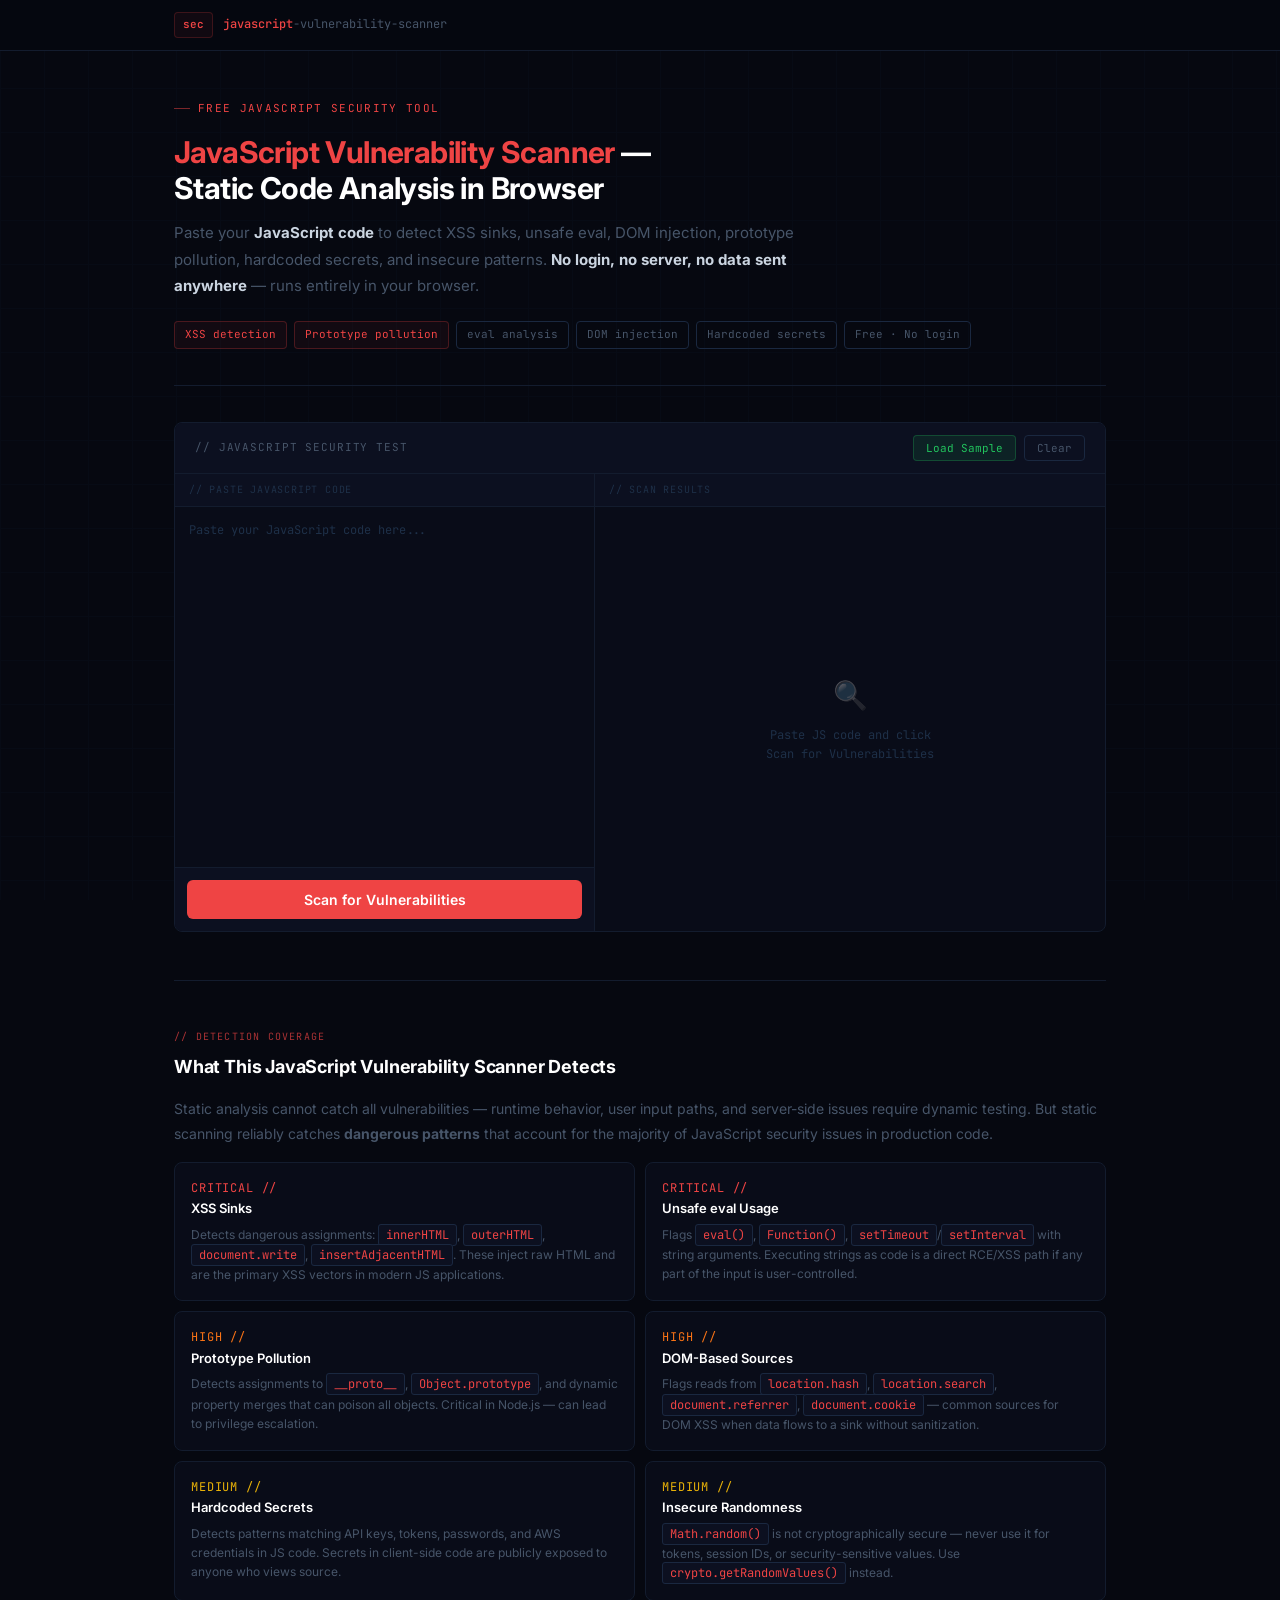
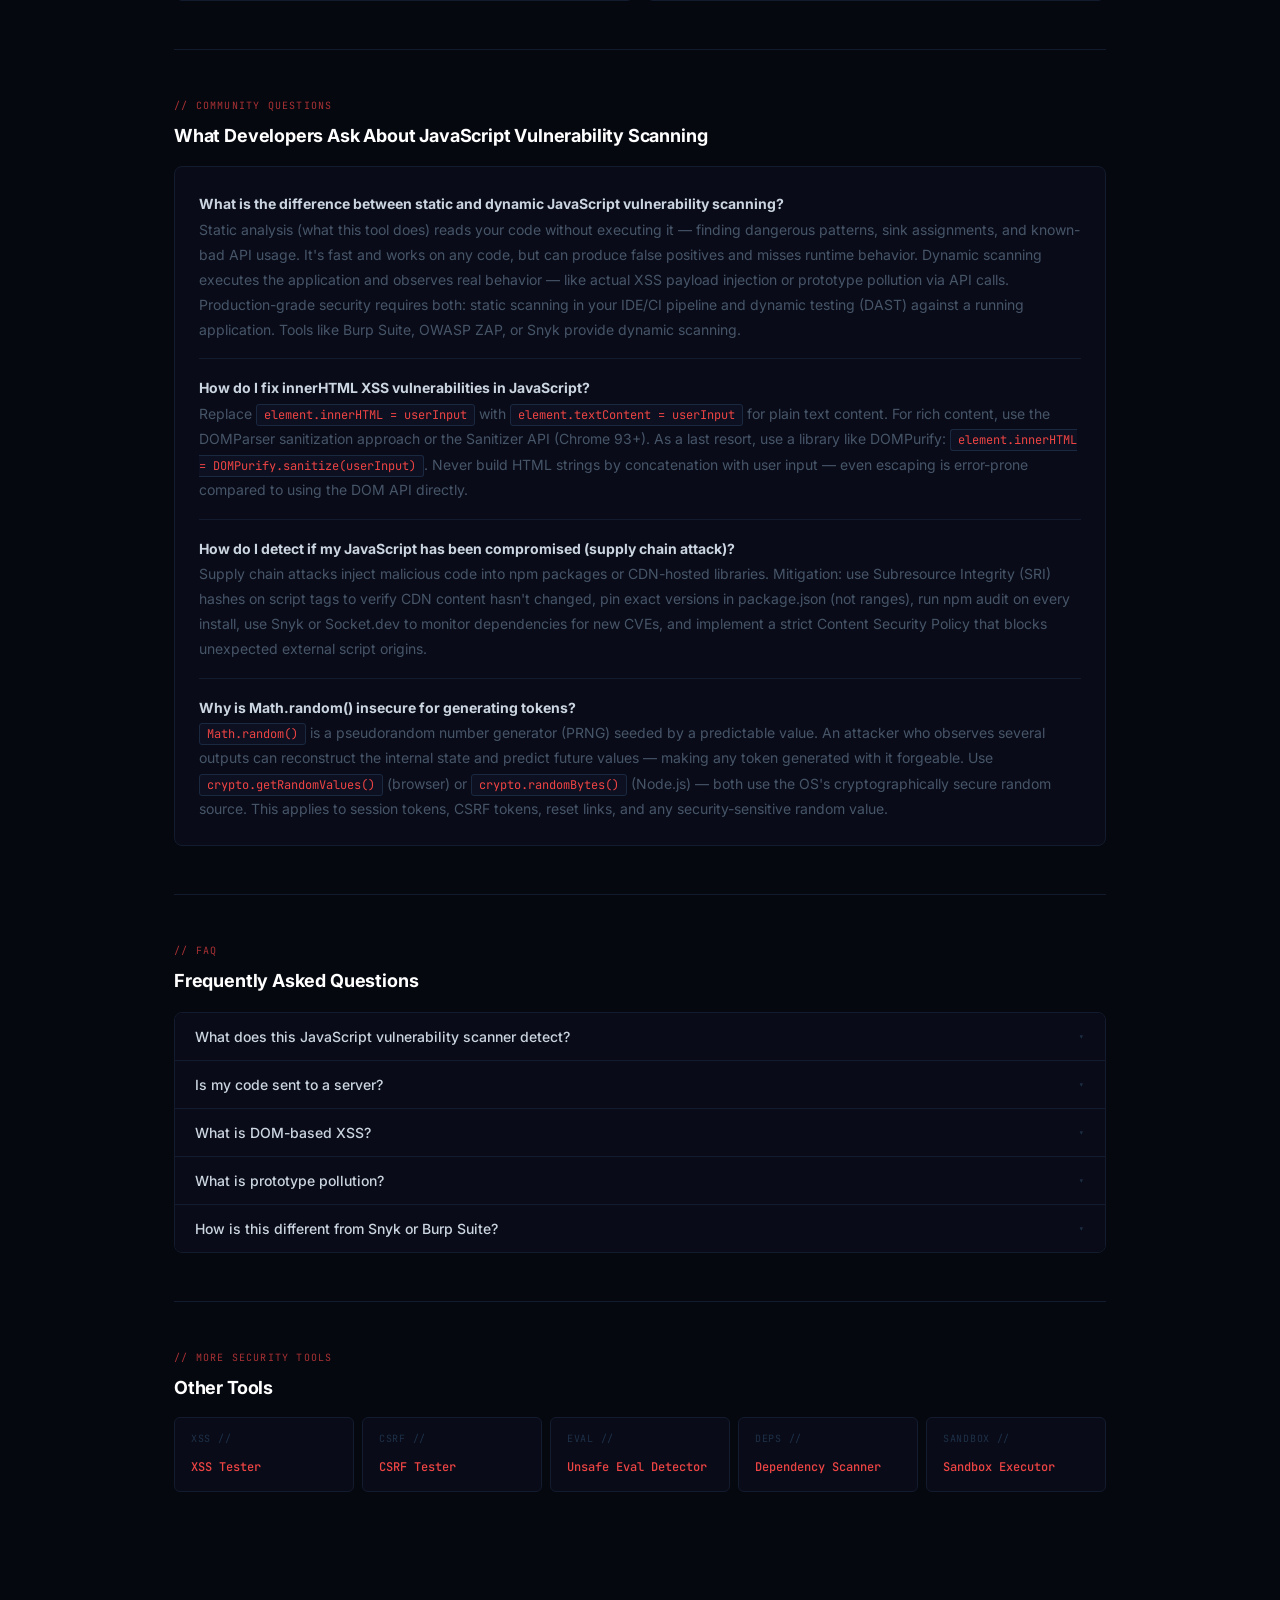
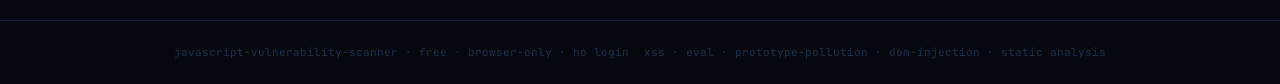
<file: index.html>
<!DOCTYPE html>

<html lang="en">
<head>
<meta charset="UTF-8">
<meta name="viewport" content="width=device-width, initial-scale=1.0">
<meta name="google-site-verification" content="PkLa_ViOo6FAHpvh8SacceMb95o9tePRdrqLNBz9X1M" />
<meta name="robots" content="index, follow">

<title>JavaScript Vulnerability Scanner – Free Static Code Analysis Tool</title>

<meta name="description" content="Free JavaScript vulnerability scanner. Paste your JS code to detect XSS sinks, unsafe eval, DOM injection, prototype pollution, hardcoded secrets, and insecure patterns. No login, no server, runs in browser.">

<meta name="keywords" content="javascript vulnerability scanner, js vulnerability scanner, javascript security scanner, javascript code vulnerability checker, xss vulnerability scanner javascript, eval security javascript, dom xss scanner, javascript security analysis tool, js security checker online, javascript vulnerability detection">

<link rel="canonical" href="https://franrivalbigprojects.github.io/javascript-security-tools/">

<meta property="og:title" content="JavaScript Vulnerability Scanner – Free Static Code Analysis">
<meta property="og:description" content="Paste JS code to detect XSS sinks, unsafe eval, DOM injection, prototype pollution, and hardcoded secrets. Free, no login.">
<meta property="og:type" content="website">

<meta name="google-adsense-account" content="ca-pub-XXXXXXXXXXXXXXXX">

<link rel="preconnect" href="https://fonts.googleapis.com">
<link rel="preconnect" href="https://fonts.gstatic.com" crossorigin>
<link href="https://fonts.googleapis.com/css2?family=JetBrains+Mono:wght@400;500;600&family=Inter:wght@400;500;600;700&display=swap" rel="stylesheet">

<style>
:root {
  --bg: #060810;
  --surface: #090c18;
  --surface2: #0c1020;
  --border: #131c2e;
  --border-light: #1a2840;
  --red: #ef4444;
  --red-dim: rgba(239,68,68,0.1);
  --red-dim2: rgba(239,68,68,0.05);
  --orange: #f97316;
  --orange-dim: rgba(249,115,22,0.1);
  --yellow: #eab308;
  --yellow-dim: rgba(234,179,8,0.08);
  --green: #22c55e;
  --green-dim: rgba(34,197,94,0.1);
  --green-dim2: rgba(34,197,94,0.05);
  --blue: #60a5fa;
  --blue-dim: rgba(96,165,250,0.08);
  --text: #cbd5e1;
  --text-muted: #475569;
  --text-dim: #1e3048;
  --mono: 'JetBrains Mono', monospace;
  --sans: 'Inter', sans-serif;
  --radius: 8px;
}

* { box-sizing: border-box; margin: 0; padding: 0; }

body {
  font-family: var(--sans);
  background: var(--bg);
  color: var(--text);
  min-height: 100vh;
  line-height: 1.6;
}

body::before {
  content: "";
  position: fixed;
  inset: 0;
  background-image:
    linear-gradient(var(--border) 1px, transparent 1px),
    linear-gradient(90deg, var(--border) 1px, transparent 1px);
  background-size: 44px 44px;
  opacity: 0.2;
  pointer-events: none;
  z-index: 0;
}

/* ─── HEADER ─── */
header {
  border-bottom: 1px solid var(--border);
  padding: 12px 0;
  position: sticky;
  top: 0;
  z-index: 100;
  background: rgba(6,8,16,0.96);
  backdrop-filter: blur(10px);
}

.header-inner {
  max-width: 980px;
  margin: 0 auto;
  padding: 0 24px;
  display: flex;
  align-items: center;
  gap: 10px;
  position: relative;
  z-index: 1;
}

.logo-mark {
  font-family: var(--mono);
  font-size: 11px;
  font-weight: 600;
  color: var(--red);
  background: var(--red-dim2);
  border: 1px solid rgba(239,68,68,0.2);
  border-radius: 4px;
  padding: 3px 8px;
}

.logo-text {
  font-family: var(--mono);
  font-size: 12px;
  color: var(--text-muted);
}

.logo-text strong { color: var(--red); font-weight: 500; }

/* ─── WRAPPER ─── */
.wrapper {
  max-width: 980px;
  margin: 0 auto;
  padding: 0 24px 80px;
  position: relative;
  z-index: 1;
}

/* ─── HERO ─── */
.hero {
  padding: 48px 0 36px;
  border-bottom: 1px solid var(--border);
  margin-bottom: 36px;
}

.hero-eyebrow {
  font-family: var(--mono);
  font-size: 11px;
  letter-spacing: 0.12em;
  text-transform: uppercase;
  color: var(--red);
  margin-bottom: 16px;
  display: flex;
  align-items: center;
  gap: 8px;
}

.hero-eyebrow::before {
  content: '';
  width: 16px;
  height: 1px;
  background: var(--red);
  opacity: 0.5;
}

h1 {
  font-size: clamp(22px, 3.5vw, 30px);
  font-weight: 700;
  line-height: 1.2;
  color: #fff;
  margin-bottom: 14px;
  letter-spacing: -0.02em;
}

h1 em { font-style: normal; color: var(--red); }

.hero-sub {
  font-size: 15px;
  color: var(--text-muted);
  max-width: 620px;
  line-height: 1.75;
  margin-bottom: 22px;
}

.hero-sub strong { color: var(--text); }

.badges {
  display: flex;
  flex-wrap: wrap;
  gap: 7px;
}

.badge {
  font-family: var(--mono);
  font-size: 11px;
  padding: 4px 10px;
  border-radius: 4px;
  border: 1px solid var(--border-light);
  color: var(--text-muted);
}

.badge.red {
  color: var(--red);
  background: var(--red-dim2);
  border-color: rgba(239,68,68,0.25);
}

/* ─── TOOL ─── */
.tool-wrap {
  background: var(--surface);
  border: 1px solid var(--border);
  border-radius: var(--radius);
  overflow: hidden;
  margin-bottom: 16px;
}

.tool-head {
  background: var(--surface2);
  border-bottom: 1px solid var(--border);
  padding: 12px 20px;
  display: flex;
  align-items: center;
  justify-content: space-between;
  flex-wrap: wrap;
  gap: 8px;
}

.tool-title {
  font-family: var(--mono);
  font-size: 11px;
  color: var(--text-muted);
  text-transform: uppercase;
  letter-spacing: 0.08em;
}

.tool-actions-top {
  display: flex;
  gap: 8px;
}

.btn-sm {
  font-family: var(--mono);
  font-size: 11px;
  padding: 5px 12px;
  border-radius: 4px;
  cursor: pointer;
  transition: opacity 0.15s;
  border: 1px solid;
}

.btn-sm:hover { opacity: 0.75; }
.btn-sm-sample { background: var(--green-dim); color: var(--green); border-color: rgba(34,197,94,0.25); }
.btn-sm-clear { background: transparent; color: var(--text-muted); border-color: var(--border-light); }

.tool-body {
  display: grid;
  grid-template-columns: 420px 1fr;
  min-height: 440px;
}

.tool-input-side {
  border-right: 1px solid var(--border);
  display: flex;
  flex-direction: column;
}

.input-label {
  font-family: var(--mono);
  font-size: 10px;
  color: var(--text-dim);
  text-transform: uppercase;
  letter-spacing: 0.08em;
  padding: 8px 14px;
  border-bottom: 1px solid var(--border);
  background: var(--surface2);
}

#jsInput {
  flex: 1;
  width: 100%;
  min-height: 360px;
  padding: 14px;
  font-family: var(--mono);
  font-size: 12px;
  line-height: 1.65;
  background: transparent;
  border: none;
  color: var(--text);
  resize: none;
  tab-size: 2;
}

#jsInput:focus { outline: none; }
#jsInput::placeholder { color: var(--text-dim); }

.scan-btn-wrap {
  padding: 12px;
  border-top: 1px solid var(--border);
  background: var(--surface2);
}

.btn-scan {
  width: 100%;
  padding: 11px;
  font-size: 14px;
  font-family: var(--sans);
  font-weight: 600;
  background: var(--red);
  color: #fff;
  border: none;
  border-radius: 6px;
  cursor: pointer;
  transition: opacity 0.15s, transform 0.1s;
}

.btn-scan:hover { opacity: 0.85; }
.btn-scan:active { transform: scale(0.98); }

/* ─── RESULTS SIDE ─── */
.tool-results-side {
  display: flex;
  flex-direction: column;
}

.results-label {
  font-family: var(--mono);
  font-size: 10px;
  color: var(--text-dim);
  text-transform: uppercase;
  letter-spacing: 0.08em;
  padding: 8px 14px;
  border-bottom: 1px solid var(--border);
  background: var(--surface2);
  display: flex;
  justify-content: space-between;
  align-items: center;
}

.results-area {
  flex: 1;
  padding: 14px;
  overflow-y: auto;
  min-height: 380px;
}

.results-empty {
  display: flex;
  flex-direction: column;
  align-items: center;
  justify-content: center;
  height: 100%;
  min-height: 360px;
  gap: 8px;
  color: var(--text-dim);
  font-family: var(--mono);
  font-size: 12px;
  text-align: center;
}

.results-empty-icon { font-size: 28px; opacity: 0.3; }

/* ─── FINDING CARDS ─── */
.finding {
  background: var(--bg);
  border: 1px solid var(--border);
  border-radius: 5px;
  padding: 12px 14px;
  margin-bottom: 8px;
  border-left: 3px solid;
}

.finding-critical { border-left-color: var(--red); }
.finding-high { border-left-color: var(--orange); }
.finding-medium { border-left-color: var(--yellow); }
.finding-low { border-left-color: var(--text-dim); }

.finding-head {
  display: flex;
  align-items: flex-start;
  gap: 8px;
  margin-bottom: 6px;
  flex-wrap: wrap;
}

.finding-sev {
  font-family: var(--mono);
  font-size: 10px;
  font-weight: 600;
  text-transform: uppercase;
  letter-spacing: 0.05em;
  padding: 2px 7px;
  border-radius: 3px;
  border: 1px solid;
  flex-shrink: 0;
}

.sev-critical { color: var(--red); background: var(--red-dim2); border-color: rgba(239,68,68,0.2); }
.sev-high { color: var(--orange); background: var(--orange-dim); border-color: rgba(249,115,22,0.2); }
.sev-medium { color: var(--yellow); background: var(--yellow-dim); border-color: rgba(234,179,8,0.2); }
.sev-low { color: var(--text-muted); background: var(--surface2); border-color: var(--border-light); }

.finding-title {
  font-size: 13px;
  font-weight: 600;
  color: var(--text);
  flex: 1;
}

.finding-body {
  font-size: 12px;
  color: var(--text-muted);
  line-height: 1.6;
  margin-bottom: 6px;
}

.finding-snippet {
  font-family: var(--mono);
  font-size: 11px;
  background: var(--surface2);
  border: 1px solid var(--border);
  border-radius: 3px;
  padding: 6px 10px;
  color: var(--red);
  word-break: break-all;
  line-height: 1.5;
}

.finding-fix {
  margin-top: 6px;
  font-size: 11px;
  color: var(--green);
  font-family: var(--mono);
  line-height: 1.5;
}

/* stats */
.scan-stats {
  display: grid;
  grid-template-columns: repeat(4, 1fr);
  gap: 8px;
  margin-bottom: 12px;
}

.scan-stat {
  background: var(--surface2);
  border: 1px solid var(--border);
  border-radius: 5px;
  padding: 10px;
  text-align: center;
}

.scan-stat .snum {
  font-family: var(--mono);
  font-size: 18px;
  font-weight: 600;
  line-height: 1;
  display: block;
}

.scan-stat .slbl {
  font-family: var(--mono);
  font-size: 9px;
  color: var(--text-dim);
  text-transform: uppercase;
  letter-spacing: 0.06em;
  margin-top: 3px;
}

.ok-box {
  background: var(--green-dim);
  border: 1px solid rgba(34,197,94,0.25);
  border-radius: 5px;
  padding: 14px;
  font-family: var(--mono);
  font-size: 12px;
  color: var(--green);
  text-align: center;
}

/* ─── DIVIDER ─── */
hr.divider { border: none; border-top: 1px solid var(--border); margin: 48px 0; }

/* ─── CONTENT ─── */
.content-section { margin-bottom: 48px; }

.section-eyebrow {
  font-family: var(--mono);
  font-size: 10px;
  letter-spacing: 0.12em;
  text-transform: uppercase;
  color: var(--red);
  opacity: 0.7;
  margin-bottom: 8px;
  display: block;
}

h3 {
  font-size: 18px;
  font-weight: 700;
  color: #fff;
  margin-bottom: 14px;
  letter-spacing: -0.01em;
}

p {
  font-size: 14px;
  color: var(--text-muted);
  line-height: 1.8;
  margin-bottom: 12px;
}

code {
  font-family: var(--mono);
  font-size: 12px;
  background: var(--surface2);
  color: var(--red);
  padding: 2px 7px;
  border-radius: 3px;
  border: 1px solid var(--border-light);
}

.vuln-grid {
  display: grid;
  grid-template-columns: 1fr 1fr;
  gap: 10px;
  margin-top: 16px;
}

.vuln-card {
  background: var(--surface);
  border: 1px solid var(--border);
  border-radius: var(--radius);
  padding: 16px;
  transition: border-color 0.15s;
}

.vuln-card:hover { border-color: var(--border-light); }

.vc-sev {
  font-family: var(--mono);
  font-size: 10px;
  text-transform: uppercase;
  letter-spacing: 0.07em;
  margin-bottom: 8px;
}

.vc-title {
  font-size: 13px;
  color: #fff;
  font-weight: 600;
  display: block;
  margin-bottom: 6px;
}

.vuln-card p { font-size: 12px; margin: 0; line-height: 1.6; }

/* ─── DENSE BLOCK ─── */
.dense-block {
  background: var(--surface);
  border: 1px solid var(--border);
  border-radius: var(--radius);
  padding: 24px;
  margin-top: 16px;
}

.dense-block p {
  font-size: 14px;
  margin-bottom: 16px;
  padding-bottom: 16px;
  border-bottom: 1px solid var(--border);
  line-height: 1.8;
}

.dense-block p:last-child { margin-bottom: 0; padding-bottom: 0; border-bottom: none; }
.dense-block strong { color: var(--text); }

/* ─── FAQ ─── */
.faq-list {
  margin-top: 16px;
  border: 1px solid var(--border);
  border-radius: var(--radius);
  overflow: hidden;
}

.faq-item { border-bottom: 1px solid var(--border); }
.faq-item:last-child { border-bottom: none; }

.faq-q {
  width: 100%;
  text-align: left;
  background: var(--surface);
  border: none;
  padding: 15px 20px;
  font-size: 14px;
  color: var(--text);
  font-family: var(--sans);
  cursor: pointer;
  display: flex;
  justify-content: space-between;
  align-items: center;
  gap: 12px;
  transition: background 0.15s;
  font-weight: 500;
}

.faq-q:hover { background: var(--red-dim2); }

.faq-arrow {
  font-size: 11px;
  color: var(--text-dim);
  transition: transform 0.2s;
  flex-shrink: 0;
  font-family: var(--mono);
}

.faq-item.open .faq-arrow { transform: rotate(180deg); }

.faq-a {
  display: none;
  padding: 0 20px 16px;
  font-size: 13px;
  color: var(--text-muted);
  line-height: 1.75;
  border-top: 1px solid var(--border);
  background: var(--bg);
}

.faq-item.open .faq-a { display: block; }

/* ─── OTHER TOOLS ─── */
.other-tools {
  display: grid;
  grid-template-columns: repeat(auto-fill, minmax(180px, 1fr));
  gap: 8px;
  margin-top: 12px;
}

.other-tool-link {
  background: var(--surface);
  border: 1px solid var(--border);
  border-radius: 6px;
  padding: 12px 16px;
  text-decoration: none;
  transition: border-color 0.15s, background 0.15s;
  display: block;
}

.other-tool-link:hover {
  border-color: rgba(239,68,68,0.3);
  background: var(--red-dim2);
}

.otl-eye {
  font-family: var(--mono);
  font-size: 10px;
  color: var(--text-dim);
  text-transform: uppercase;
  letter-spacing: 0.07em;
  margin-bottom: 5px;
}

.otl-name {
  font-family: var(--mono);
  font-size: 12px;
  color: var(--red);
  font-weight: 500;
}

/* ─── FOOTER ─── */
footer {
  border-top: 1px solid var(--border);
  padding: 22px 0;
  position: relative;
  z-index: 1;
}

.footer-inner {
  max-width: 980px;
  margin: 0 auto;
  padding: 0 24px;
  display: flex;
  justify-content: space-between;
  align-items: center;
  flex-wrap: wrap;
  gap: 8px;
}

footer p {
  font-size: 11px;
  color: var(--text-dim);
  font-family: var(--mono);
  margin: 0;
}

@media (max-width: 680px) {
  .tool-body { grid-template-columns: 1fr; }
  .tool-input-side { border-right: none; border-bottom: 1px solid var(--border); }
  .vuln-grid { grid-template-columns: 1fr; }
  .scan-stats { grid-template-columns: 1fr 1fr; }
  .hero { padding: 32px 0 24px; }
}
</style>

<script type="application/ld+json">
{
  "@context": "https://schema.org",
  "@type": "SoftwareApplication",
  "name": "JavaScript Vulnerability Scanner",
  "applicationCategory": "DeveloperApplication",
  "operatingSystem": "Web",
  "offers": { "@type": "Offer", "price": "0", "priceCurrency": "USD" },
  "description": "Free JavaScript vulnerability scanner. Paste JS code to detect XSS sinks, unsafe eval usage, DOM-based injection, prototype pollution, hardcoded secrets, insecure randomness, and other common JS security vulnerabilities. No login, no server, runs entirely in the browser.",
  "featureList": "XSS sink detection, eval security analysis, DOM injection detection, prototype pollution scanner, hardcoded secret detection, insecure randomness, CSRF pattern detection, innerHTML sink analysis"
}
</script>

<script type="application/ld+json">
{
  "@context": "https://schema.org",
  "@type": "FAQPage",
  "mainEntity": [
    {
      "@type": "Question",
      "name": "What does a JavaScript vulnerability scanner detect?",
      "acceptedAnswer": {
        "@type": "Answer",
        "text": "A JavaScript vulnerability scanner analyzes JS code for common security issues: XSS sinks (innerHTML, document.write, eval with user input), unsafe eval usage, DOM-based injection patterns, prototype pollution (assignments to __proto__ or Object.prototype), hardcoded credentials and API keys, insecure randomness (Math.random for security purposes), and CSRF-related patterns. Static analysis catches these patterns without executing the code."
      }
    },
    {
      "@type": "Question",
      "name": "What is DOM-based XSS in JavaScript?",
      "acceptedAnswer": {
        "@type": "Answer",
        "text": "DOM-based XSS occurs when JavaScript takes attacker-controllable data from the DOM (location.hash, location.search, document.referrer) and passes it to a dangerous sink without sanitization. Common sinks: innerHTML, outerHTML, document.write, eval, setTimeout with a string argument, and jQuery's html() method. Unlike reflected or stored XSS, DOM XSS is processed entirely client-side and may not appear in server logs."
      }
    },
    {
      "@type": "Question",
      "name": "Why is eval dangerous in JavaScript?",
      "acceptedAnswer": {
        "@type": "Answer",
        "text": "eval() executes a string as JavaScript code, making it a critical XSS vector if user input reaches it. It also defeats JavaScript engine optimizations, making code slower. Alternatives: JSON.parse for data, Function constructor for templates. Even indirect eval usage via setTimeout('code') or setInterval('code') is dangerous. Modern CSP headers can block eval with unsafe-eval restrictions."
      }
    },
    {
      "@type": "Question",
      "name": "What is prototype pollution in JavaScript?",
      "acceptedAnswer": {
        "@type": "Answer",
        "text": "Prototype pollution occurs when an attacker can modify Object.prototype or an object's __proto__ property, injecting properties that affect all objects in the application. Common vectors: deep merge functions, property assignment from user-controlled keys like obj[userInput] = value. It can lead to privilege escalation, property injection, and in some cases remote code execution in Node.js. Mitigation: use Object.create(null) for dictionaries, freeze Object.prototype, validate merge keys."
      }
    }
  ]
}
</script>

</head>

<body>

<header>
  <div class="header-inner">
    <span class="logo-mark">sec</span>
    <span class="logo-text"><strong>javascript</strong>-vulnerability-scanner</span>
  </div>
</header>

<div class="wrapper">

  <!-- HERO -->

  <section class="hero">
    <p class="hero-eyebrow">Free JavaScript Security Tool</p>
    <h1><em>JavaScript Vulnerability Scanner</em> —<br>Static Code Analysis in Browser</h1>
    <p class="hero-sub">
      Paste your <strong>JavaScript code</strong> to detect XSS sinks, unsafe eval, DOM injection, prototype pollution, hardcoded secrets, and insecure patterns. <strong>No login, no server, no data sent anywhere</strong> — runs entirely in your browser.
    </p>
    <div class="badges">
      <span class="badge red">XSS detection</span>
      <span class="badge red">Prototype pollution</span>
      <span class="badge">eval analysis</span>
      <span class="badge">DOM injection</span>
      <span class="badge">Hardcoded secrets</span>
      <span class="badge">Free · No login</span>
    </div>
  </section>

  <!-- TOOL -->

  <div class="tool-wrap">
    <div class="tool-head">
      <span class="tool-title">// JavaScript Security test </span>
      <div class="tool-actions-top">
        <button class="btn-sm btn-sm-sample" onclick="loadSample()">Load Sample</button>
        <button class="btn-sm btn-sm-clear" onclick="clearTool()">Clear</button>
      </div>
    </div>
    <div class="tool-body">
      <!-- Input -->
      <div class="tool-input-side">
        <div class="input-label">// Paste JavaScript code</div>
        <textarea id="jsInput" placeholder="Paste your JavaScript code here..."></textarea>
        <div class="scan-btn-wrap">
          <button class="btn-scan" onclick="scanCode()">Scan for Vulnerabilities</button>
        </div>
      </div>
      <!-- Results -->
      <div class="tool-results-side">
        <div class="results-label">
          <span>// Scan results</span>
          <span id="findingCount" style="font-family:var(--mono);font-size:10px;color:var(--text-dim);"></span>
        </div>
        <div class="results-area" id="resultsArea">
          <div class="results-empty" id="resultsEmpty">
            <span class="results-empty-icon">🔍</span>
            <span>Paste JS code and click<br>Scan for Vulnerabilities</span>
          </div>
        </div>
      </div>
    </div>
  </div>

  <hr class="divider">

  <!-- WHAT DOES IT DETECT -->

  <section class="content-section">
    <span class="section-eyebrow">// Detection coverage</span>
    <h3>What This JavaScript Vulnerability Scanner Detects</h3>
    <p>
      Static analysis cannot catch all vulnerabilities — runtime behavior, user input paths, and server-side issues require dynamic testing. But static scanning reliably catches <strong>dangerous patterns</strong> that account for the majority of JavaScript security issues in production code.
    </p>
    <div class="vuln-grid">
      <div class="vuln-card">
        <p class="vc-sev" style="color:var(--red);">Critical //</p>
        <span class="vc-title">XSS Sinks</span>
        <p>Detects dangerous assignments: <code>innerHTML</code>, <code>outerHTML</code>, <code>document.write</code>, <code>insertAdjacentHTML</code>. These inject raw HTML and are the primary XSS vectors in modern JS applications.</p>
      </div>
      <div class="vuln-card">
        <p class="vc-sev" style="color:var(--red);">Critical //</p>
        <span class="vc-title">Unsafe eval Usage</span>
        <p>Flags <code>eval()</code>, <code>Function()</code>, <code>setTimeout</code>/<code>setInterval</code> with string arguments. Executing strings as code is a direct RCE/XSS path if any part of the input is user-controlled.</p>
      </div>
      <div class="vuln-card">
        <p class="vc-sev" style="color:var(--orange);">High //</p>
        <span class="vc-title">Prototype Pollution</span>
        <p>Detects assignments to <code>__proto__</code>, <code>Object.prototype</code>, and dynamic property merges that can poison all objects. Critical in Node.js — can lead to privilege escalation.</p>
      </div>
      <div class="vuln-card">
        <p class="vc-sev" style="color:var(--orange);">High //</p>
        <span class="vc-title">DOM-Based Sources</span>
        <p>Flags reads from <code>location.hash</code>, <code>location.search</code>, <code>document.referrer</code>, <code>document.cookie</code> — common sources for DOM XSS when data flows to a sink without sanitization.</p>
      </div>
      <div class="vuln-card">
        <p class="vc-sev" style="color:var(--yellow);">Medium //</p>
        <span class="vc-title">Hardcoded Secrets</span>
        <p>Detects patterns matching API keys, tokens, passwords, and AWS credentials in JS code. Secrets in client-side code are publicly exposed to anyone who views source.</p>
      </div>
      <div class="vuln-card">
        <p class="vc-sev" style="color:var(--yellow);">Medium //</p>
        <span class="vc-title">Insecure Randomness</span>
        <p><code>Math.random()</code> is not cryptographically secure — never use it for tokens, session IDs, or security-sensitive values. Use <code>crypto.getRandomValues()</code> instead.</p>
      </div>
    </div>
  </section>

  <hr class="divider">

  <!-- WHAT DEVS ASK -->

  <section class="content-section">
    <span class="section-eyebrow">// Community questions</span>
    <h3>What Developers Ask About JavaScript Vulnerability Scanning</h3>
    <div class="dense-block">
      <p><strong>What is the difference between static and dynamic JavaScript vulnerability scanning?</strong><br>
      Static analysis (what this tool does) reads your code without executing it — finding dangerous patterns, sink assignments, and known-bad API usage. It's fast and works on any code, but can produce false positives and misses runtime behavior. Dynamic scanning executes the application and observes real behavior — like actual XSS payload injection or prototype pollution via API calls. Production-grade security requires both: static scanning in your IDE/CI pipeline and dynamic testing (DAST) against a running application. Tools like Burp Suite, OWASP ZAP, or Snyk provide dynamic scanning.</p>


  <p><strong>How do I fix innerHTML XSS vulnerabilities in JavaScript?</strong><br>
  Replace <code>element.innerHTML = userInput</code> with <code>element.textContent = userInput</code> for plain text content. For rich content, use the DOMParser sanitization approach or the Sanitizer API (Chrome 93+). As a last resort, use a library like DOMPurify: <code>element.innerHTML = DOMPurify.sanitize(userInput)</code>. Never build HTML strings by concatenation with user input — even escaping is error-prone compared to using the DOM API directly.</p>

  <p><strong>How do I detect if my JavaScript has been compromised (supply chain attack)?</strong><br>
  Supply chain attacks inject malicious code into npm packages or CDN-hosted libraries. Mitigation: use Subresource Integrity (SRI) hashes on script tags to verify CDN content hasn't changed, pin exact versions in package.json (not ranges), run npm audit on every install, use Snyk or Socket.dev to monitor dependencies for new CVEs, and implement a strict Content Security Policy that blocks unexpected external script origins.</p>

  <p><strong>Why is Math.random() insecure for generating tokens?</strong><br>
  <code>Math.random()</code> is a pseudorandom number generator (PRNG) seeded by a predictable value. An attacker who observes several outputs can reconstruct the internal state and predict future values — making any token generated with it forgeable. Use <code>crypto.getRandomValues()</code> (browser) or <code>crypto.randomBytes()</code> (Node.js) — both use the OS's cryptographically secure random source. This applies to session tokens, CSRF tokens, reset links, and any security-sensitive random value.</p>
</div>


  </section>

  <hr class="divider">

  <!-- FAQ -->

  <section class="content-section">
    <span class="section-eyebrow">// FAQ</span>
    <h3>Frequently Asked Questions</h3>
    <div class="faq-list">
      <div class="faq-item">
        <button class="faq-q" onclick="toggleFaq(this)">What does this JavaScript vulnerability scanner detect?<span class="faq-arrow">▾</span></button>
        <div class="faq-a">XSS sinks (innerHTML, document.write, eval), prototype pollution patterns (__proto__, Object.prototype), DOM-based XSS sources (location.hash, document.referrer), hardcoded secrets and API keys, insecure randomness (Math.random for security), and unsafe dynamic code execution patterns.</div>
      </div>
      <div class="faq-item">
        <button class="faq-q" onclick="toggleFaq(this)">Is my code sent to a server?<span class="faq-arrow">▾</span></button>
        <div class="faq-a">No. All analysis runs entirely in your browser using JavaScript regex and pattern matching. Nothing is sent to any server. Safe to use with proprietary, production, or sensitive code.</div>
      </div>
      <div class="faq-item">
        <button class="faq-q" onclick="toggleFaq(this)">What is DOM-based XSS?<span class="faq-arrow">▾</span></button>
        <div class="faq-a">DOM-based XSS occurs when JS reads from an attacker-controlled source (location.hash, URL params) and writes to a dangerous sink (innerHTML, eval) without sanitization. Unlike reflected XSS, it's processed entirely client-side and won't appear in server logs — making it harder to detect with server-side WAFs.</div>
      </div>
      <div class="faq-item">
        <button class="faq-q" onclick="toggleFaq(this)">What is prototype pollution?<span class="faq-arrow">▾</span></button>
        <div class="faq-a">Prototype pollution modifies Object.prototype or __proto__, injecting properties that affect all objects in the application. An attacker who controls keys in a deep merge or property assignment can poison global object behavior, potentially leading to privilege escalation or RCE in Node.js.</div>
      </div>
      <div class="faq-item">
        <button class="faq-q" onclick="toggleFaq(this)">How is this different from Snyk or Burp Suite?<span class="faq-arrow">▾</span></button>
        <div class="faq-a">Snyk scans npm dependencies against a CVE database — it doesn't analyze your code logic. Burp Suite is a dynamic scanner that crawls and attacks a running application. This tool does static analysis of JS code you paste directly — no running server, no npm install, instant results for code review or quick audits.</div>
      </div>
    </div>
  </section>

  <hr class="divider">

  <!-- OTHER TOOLS -->

  <section class="content-section">
    <span class="section-eyebrow">// More security tools</span>
    <h3>Other Tools</h3>
    <div class="other-tools">
      <a href="javascript_xss_tester/" class="other-tool-link">
        <p class="otl-eye">xss //</p>
        <span class="otl-name">XSS Tester</span>
      </a>
      <a href="javascript_csrf_tester/" class="other-tool-link">
        <p class="otl-eye">csrf //</p>
        <span class="otl-name">CSRF Tester</span>
      </a>
      <a href="javascript_unsafe_eval_detector/" class="other-tool-link">
        <p class="otl-eye">eval //</p>
        <span class="otl-name">Unsafe Eval Detector</span>
      </a>
      <a href="javascript_dependency_vulnerability_scanner/" class="other-tool-link">
        <p class="otl-eye">deps //</p>
        <span class="otl-name">Dependency Scanner</span>
      </a>
      <a href="javascript_sandbox_executor/" class="other-tool-link">
        <p class="otl-eye">sandbox //</p>
        <span class="otl-name">Sandbox Executor</span>
      </a>
    </div>
  </section>

</div>

<footer>
  <div class="footer-inner">
    <p>javascript-vulnerability-scanner · free · browser-only · no login</p>
    <p>xss · eval · prototype-pollution · dom-injection · static analysis</p>
  </div>
</footer>

<script>
// ─── VULNERABILITY RULES ───
const RULES = [
  // CRITICAL
  {
    id: 'innerHTML',
    title: 'XSS Sink: innerHTML assignment',
    sev: 'critical',
    pattern: /\.innerHTML\s*=/g,
    body: 'Assigning to innerHTML can execute injected HTML including script tags. If the value includes any user-controlled data, this is a direct XSS vector.',
    fix: 'Use .textContent for plain text, or DOMPurify.sanitize() for rich content.',
    snippet: true
  },
  {
    id: 'outerHTML',
    title: 'XSS Sink: outerHTML assignment',
    sev: 'critical',
    pattern: /\.outerHTML\s*=/g,
    body: 'outerHTML replaces the element and its children with raw HTML. Equivalent risk to innerHTML for XSS.',
    fix: 'Use DOM methods (createElement, appendChild) to build elements programmatically.',
    snippet: true
  },
  {
    id: 'docwrite',
    title: 'XSS Sink: document.write()',
    sev: 'critical',
    pattern: /document\.write\s*\(/g,
    body: 'document.write() injects raw HTML into the page. Deprecated, blocks rendering, and a classic XSS sink.',
    fix: 'Use DOM manipulation methods instead. Remove document.write() entirely.',
    snippet: true
  },
  {
    id: 'insertAdjacentHTML',
    title: 'XSS Sink: insertAdjacentHTML()',
    sev: 'critical',
    pattern: /\.insertAdjacentHTML\s*\(/g,
    body: 'insertAdjacentHTML() parses and inserts raw HTML. Same XSS risk as innerHTML when used with user data.',
    fix: 'Use insertAdjacentText() for text, or sanitize with DOMPurify before use.',
    snippet: true
  },
  {
    id: 'eval',
    title: 'Unsafe eval() usage',
    sev: 'critical',
    pattern: /\beval\s*\(/g,
    body: 'eval() executes a string as JavaScript code. If any user-controlled data reaches eval(), it enables arbitrary code execution.',
    fix: 'Use JSON.parse() for data. Never pass user input to eval(). Consider a template engine instead.',
    snippet: true
  },
  {
    id: 'function-constructor',
    title: 'Unsafe Function() constructor',
    sev: 'critical',
    pattern: /new\s+Function\s*\(/g,
    body: 'new Function() is equivalent to eval() — it executes a string as code. Often used to bypass eval restrictions but carries the same risk.',
    fix: 'Avoid dynamic code generation. Refactor to use static functions.',
    snippet: true
  },
  // HIGH
  {
    id: 'settimeout-string',
    title: 'setTimeout/setInterval with string argument',
    sev: 'high',
    pattern: /(?:setTimeout|setInterval)\s*\(\s*['"`]/g,
    body: 'Passing a string to setTimeout or setInterval evaluates it as code — equivalent to eval(). Use function references instead.',
    fix: 'Replace setTimeout("code", n) with setTimeout(() => { code }, n).',
    snippet: true
  },
  {
    id: 'proto-pollution',
    title: 'Prototype pollution: __proto__ assignment',
    sev: 'high',
    pattern: /__proto__\s*[=\[]/g,
    body: 'Direct __proto__ assignment can modify the prototype chain of all objects. Attackers who control property keys in deep merges exploit this for privilege escalation.',
    fix: 'Use Object.create(null) for dictionaries. Freeze Object.prototype. Validate all dynamic property keys.',
    snippet: true
  },
  {
    id: 'object-prototype',
    title: 'Prototype pollution: Object.prototype modification',
    sev: 'high',
    pattern: /Object\.prototype\s*\[/g,
    body: 'Modifying Object.prototype affects all objects in the application. If key comes from user input, this enables prototype pollution attacks.',
    fix: 'Never assign to Object.prototype dynamically. Use Map instead of plain objects for user-controlled key-value data.',
    snippet: true
  },
  {
    id: 'dom-source-hash',
    title: 'DOM XSS Source: location.hash',
    sev: 'high',
    pattern: /location\.hash/g,
    body: 'location.hash is attacker-controlled without any server interaction. If this value flows to an XSS sink (innerHTML, eval) without sanitization, it enables DOM-based XSS.',
    fix: 'Always sanitize location.hash before use. Avoid passing it to HTML sinks.',
    snippet: true
  },
  {
    id: 'dom-source-search',
    title: 'DOM XSS Source: location.search',
    sev: 'high',
    pattern: /location\.search/g,
    body: 'URL query parameters are attacker-controlled. Unsanitized use in HTML sinks enables DOM-based reflected XSS.',
    fix: 'Use URLSearchParams to parse, then sanitize values before using in the DOM.',
    snippet: true
  },
  {
    id: 'dom-source-referrer',
    title: 'DOM XSS Source: document.referrer',
    sev: 'high',
    pattern: /document\.referrer/g,
    body: 'document.referrer can be spoofed. Using it in DOM sinks without sanitization enables DOM XSS.',
    fix: 'Sanitize document.referrer before any DOM use. Prefer not using it for dynamic content.',
    snippet: true
  },
  // MEDIUM
  {
    id: 'hardcoded-api-key',
    title: 'Hardcoded API key or token pattern',
    sev: 'medium',
    pattern: /(?:api[_-]?key|apikey|api[_-]?secret|access[_-]?token|auth[_-]?token)\s*[:=]\s*['"`][A-Za-z0-9_\-]{16,}/gi,
    body: 'A string matching an API key or token pattern was found in code. Client-side JS is public — anyone can view source and extract credentials.',
    fix: 'Move secrets to environment variables on the server. Never include credentials in client-side code.',
    snippet: true
  },
  {
    id: 'hardcoded-aws',
    title: 'Hardcoded AWS credential pattern',
    sev: 'medium',
    pattern: /AKIA[0-9A-Z]{16}/g,
    body: 'A string matching an AWS Access Key ID pattern was detected. AWS keys in client-side code expose your cloud infrastructure.',
    fix: 'Revoke the key immediately. Use IAM roles and server-side AWS SDK. Never expose AWS keys in client code.',
    snippet: true
  },
  {
    id: 'math-random-security',
    title: 'Insecure randomness: Math.random()',
    sev: 'medium',
    pattern: /Math\.random\s*\(\s*\)/g,
    body: 'Math.random() is not cryptographically secure and should never be used for security tokens, session IDs, or anything requiring unpredictability.',
    fix: 'Use crypto.getRandomValues() in browsers or crypto.randomBytes() in Node.js for security-sensitive random values.',
    snippet: true
  },
  {
    id: 'localstorage-sensitive',
    title: 'localStorage with sensitive key names',
    sev: 'medium',
    pattern: /localStorage\s*\.\s*setItem\s*\(\s*['"`](?:token|password|secret|auth|session|jwt)/gi,
    body: 'Storing tokens, passwords, or session data in localStorage exposes them to XSS attacks. Any injected script can read all localStorage values.',
    fix: 'Use httpOnly cookies for session tokens — they cannot be read by JavaScript. If localStorage is required, ensure strict CSP and no XSS vulnerabilities.',
    snippet: true
  },
  // LOW
  {
    id: 'console-log',
    title: 'console.log() in production code',
    sev: 'low',
    pattern: /console\s*\.\s*(?:log|info|debug|warn|error)\s*\(/g,
    body: 'console.log() statements can leak sensitive data, internal state, or debugging information to users via browser DevTools.',
    fix: 'Remove all console.log() calls before production deployment, or use a logging library that strips logs in production builds.',
    snippet: false
  },
  {
    id: 'debugger',
    title: 'debugger statement detected',
    sev: 'low',
    pattern: /\bdebugger\b/g,
    body: 'A debugger statement was found. This pauses execution in DevTools if open — should be removed before production deployment.',
    fix: 'Remove all debugger statements.',
    snippet: false
  }
];

// ─── SCAN FUNCTION ───
function scanCode() {
  const code = document.getElementById('jsInput').value;
  const resultsArea = document.getElementById('resultsArea');

  if (!code.trim()) {
    resultsArea.innerHTML = `<div style="color:var(--text-muted);font-family:var(--mono);font-size:12px;padding:20px 0;">// Paste JavaScript code first.</div>`;
    return;
  }

  const findings = [];

  RULES.forEach(rule => {
    const matches = [];
    let m;
    const re = new RegExp(rule.pattern.source, rule.pattern.flags);
    while ((m = re.exec(code)) !== null) {
      // Get surrounding context (snippet)
      const start = Math.max(0, m.index - 20);
      const end = Math.min(code.length, m.index + m[0].length + 40);
      const snippet = code.substring(start, end).replace(/\n/g, ' ').trim();
      matches.push({ match: m[0], snippet });
      if (matches.length >= 3) break; // max 3 per rule
    }
    if (matches.length > 0) {
      findings.push({ ...rule, matches });
    }
  });

  const critical = findings.filter(f => f.sev === 'critical').length;
  const high = findings.filter(f => f.sev === 'high').length;
  const medium = findings.filter(f => f.sev === 'medium').length;
  const low = findings.filter(f => f.sev === 'low').length;

  document.getElementById('findingCount').textContent =
    findings.length + ' finding' + (findings.length !== 1 ? 's' : '');

  if (findings.length === 0) {
    resultsArea.innerHTML = `<div class="ok-box">✓ No vulnerability patterns detected.<br><span style="font-size:11px;opacity:0.7;">Static analysis only — also test dynamically with Burp Suite or OWASP ZAP.</span></div>`;
    return;
  }

  let html = `<div class="scan-stats">
    <div class="scan-stat"><span class="snum" style="color:${critical > 0 ? 'var(--red)' : 'var(--text-dim)'}">${critical}</span><span class="slbl">Critical</span></div>
    <div class="scan-stat"><span class="snum" style="color:${high > 0 ? 'var(--orange)' : 'var(--text-dim)'}">${high}</span><span class="slbl">High</span></div>
    <div class="scan-stat"><span class="snum" style="color:${medium > 0 ? 'var(--yellow)' : 'var(--text-dim)'}">${medium}</span><span class="slbl">Medium</span></div>
    <div class="scan-stat"><span class="snum" style="color:${low > 0 ? 'var(--text-muted)' : 'var(--text-dim)'}">${low}</span><span class="slbl">Low</span></div>
  </div>`;

  // Order: critical → high → medium → low
  const ordered = [
    ...findings.filter(f => f.sev === 'critical'),
    ...findings.filter(f => f.sev === 'high'),
    ...findings.filter(f => f.sev === 'medium'),
    ...findings.filter(f => f.sev === 'low')
  ];

  ordered.forEach(f => {
    html += `<div class="finding finding-${f.sev}">
      <div class="finding-head">
        <span class="finding-sev sev-${f.sev}">${f.sev}</span>
        <span class="finding-title">${esc(f.title)}</span>
      </div>
      <div class="finding-body">${esc(f.body)}</div>
      ${f.snippet && f.matches[0] ? `<div class="finding-snippet">…${esc(f.matches[0].snippet)}…</div>` : ''}
      ${f.matches.length > 1 ? `<div style="font-family:var(--mono);font-size:10px;color:var(--text-dim);margin-top:4px;">${f.matches.length} occurrence${f.matches.length > 1 ? 's' : ''} found</div>` : ''}
      <div class="finding-fix">→ ${esc(f.fix)}</div>
    </div>`;
  });

  resultsArea.innerHTML = html;
}

function esc(s) {
  return String(s)
    .replace(/&/g, '&amp;')
    .replace(/</g, '&lt;')
    .replace(/>/g, '&gt;')
    .replace(/"/g, '&quot;');
}

// ─── SAMPLE ───
const SAMPLE = `// Intentionally vulnerable JavaScript — for demonstration
// DO NOT use in production

const apiKey = "sk-live-abc123XYZ789secrettoken";
const awsKey = "AKIAIOSFODNN7EXAMPLE";

function renderUserComment(comment) {
  const div = document.getElementById('comments');
  div.innerHTML = comment; // XSS sink
}

function loadProfile() {
  const name = location.hash.slice(1);
  document.write('<h2>Welcome ' + name + '</h2>'); // XSS sink
}

function runDynamicCode(userInput) {
  eval(userInput); // dangerous eval
  setTimeout("console.log('done')", 100); // string setTimeout
}

function mergeConfig(target, source) {
  for (const key in source) {
    target[key] = source[key]; // prototype pollution risk
  }
}

function generateToken() {
  return Math.random().toString(36).substr(2); // insecure randomness
}

function saveSession(token) {
  localStorage.setItem('auth_token', token); // sensitive in localStorage
}

const userId = location.search.split('id=')[1];
document.getElementById('user').insertAdjacentHTML('beforeend', userId);

console.log('Debug: user loaded', userId);
debugger;
`;

function loadSample() {
  document.getElementById('jsInput').value = SAMPLE;
  setTimeout(scanCode, 50);
}

function clearTool() {
  document.getElementById('jsInput').value = '';
  document.getElementById('resultsArea').innerHTML = `<div class="results-empty" id="resultsEmpty"><span class="results-empty-icon">🔍</span><span>Paste JS code and click<br>Scan for Vulnerabilities</span></div>`;
  document.getElementById('findingCount').textContent = '';
}

function toggleFaq(btn) {
  btn.parentElement.classList.toggle('open');
}
</script>

</body>
</html>
</file>
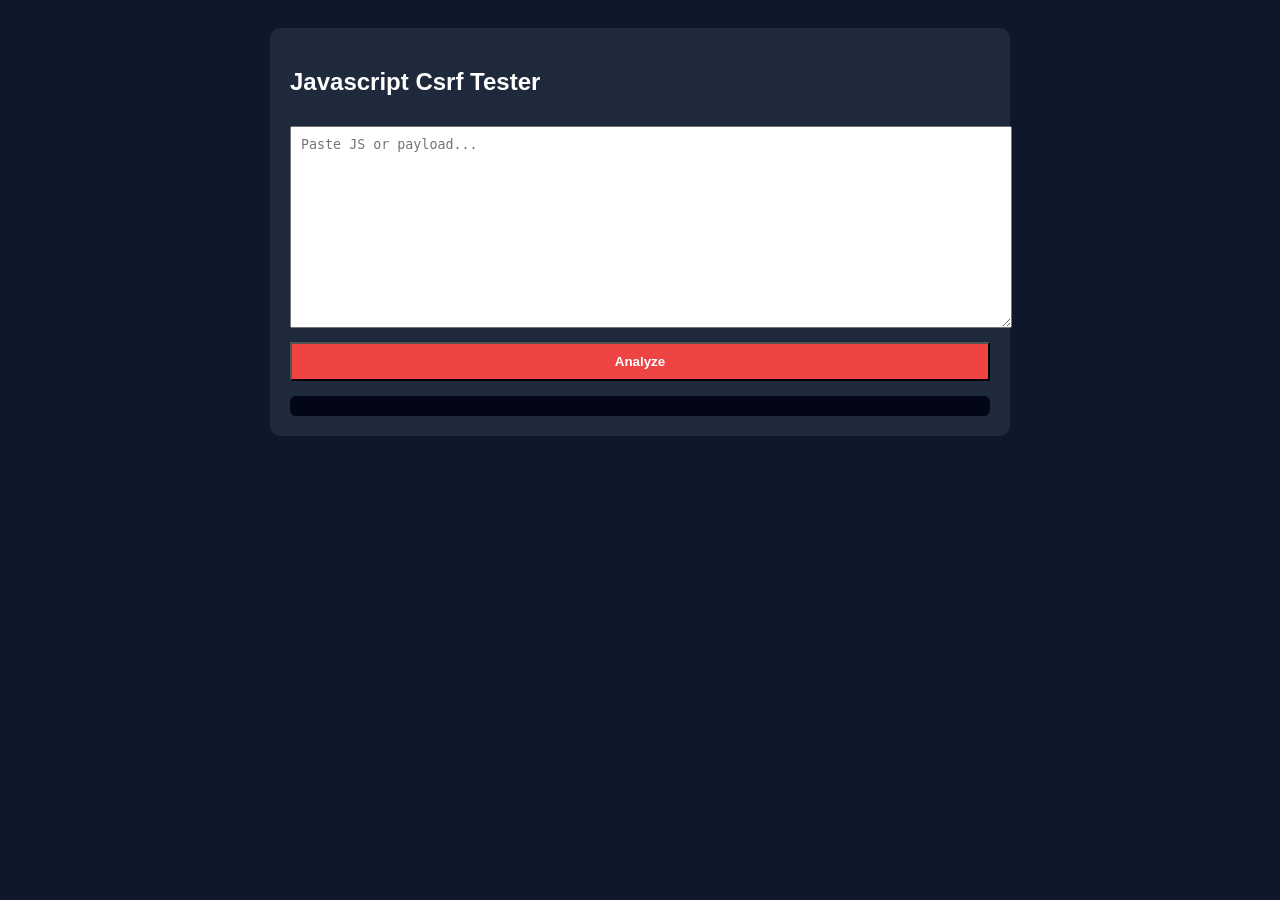
<file: javascript_csrf_tester/index.html>
<!DOCTYPE html>
<html>
<head>
<meta charset="UTF-8">
<title>javascript_csrf_tester</title>
<link rel="stylesheet" href="styles.css">
</head>
<body>
<div class="container">
<h2>Javascript Csrf Tester</h2>

<textarea id="input" placeholder="Paste JS or payload..."></textarea>

<button onclick="analyze()">Analyze</button>

<div id="result"></div>
</div>

<script src="script.js"></script>
</body>
</html>
</file>
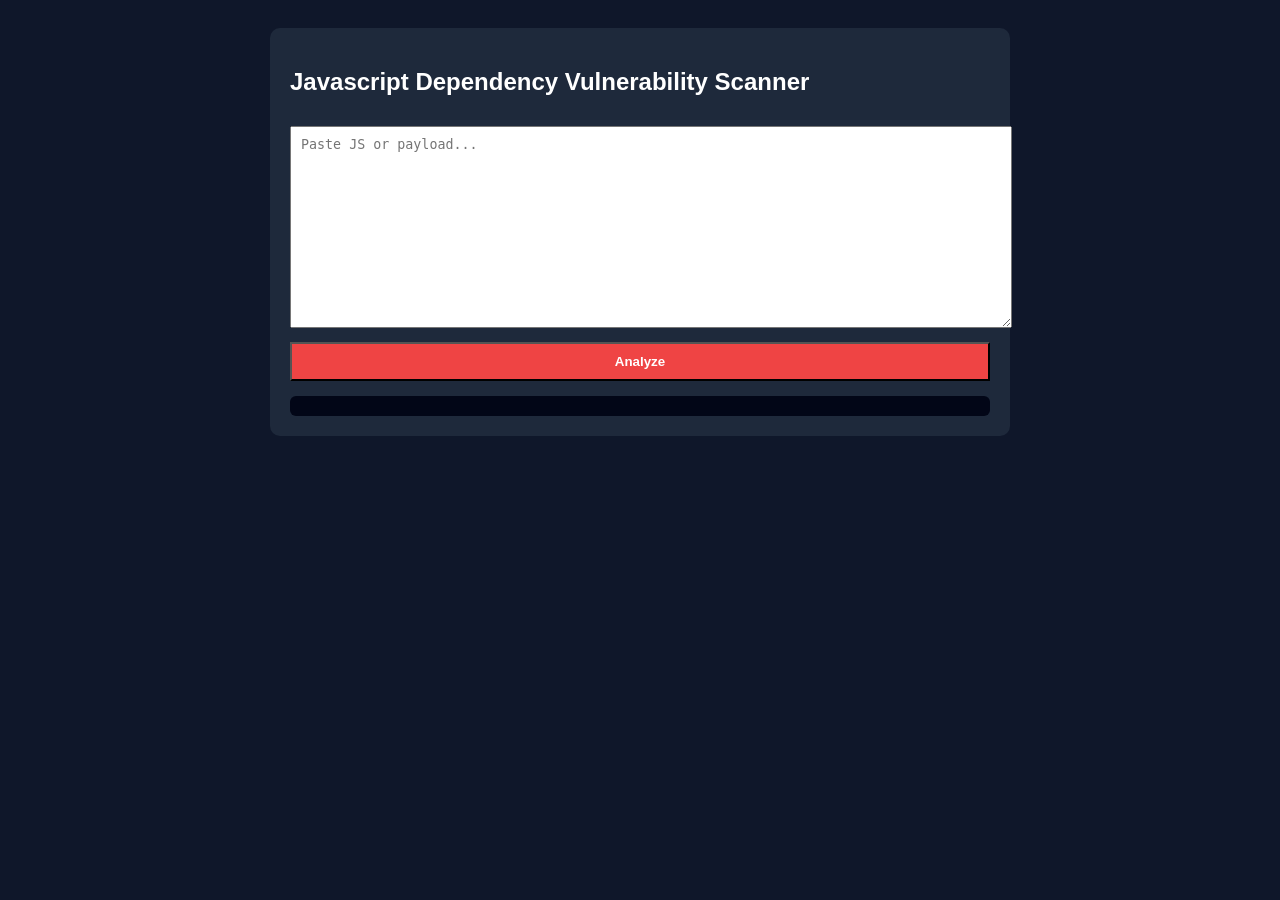
<file: javascript_dependency_vulnerability_scanner/index.html>
<!DOCTYPE html>
<html>
<head>
<meta charset="UTF-8">
<title>javascript_dependency_vulnerability_scanner</title>
<link rel="stylesheet" href="styles.css">
</head>
<body>
<div class="container">
<h2>Javascript Dependency Vulnerability Scanner</h2>

<textarea id="input" placeholder="Paste JS or payload..."></textarea>

<button onclick="analyze()">Analyze</button>

<div id="result"></div>
</div>

<script src="script.js"></script>
</body>
</html>
</file>
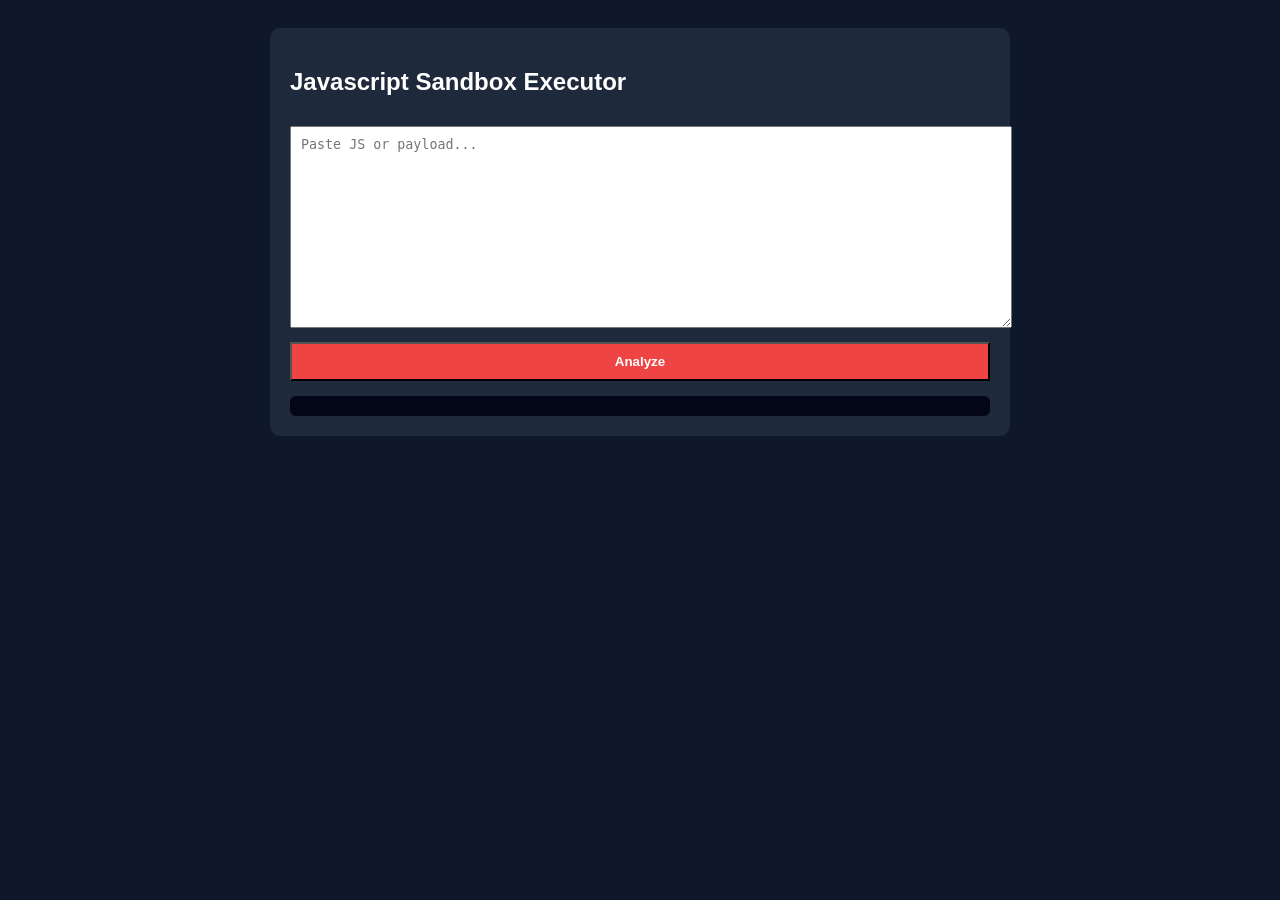
<file: javascript_sandbox_executor/index.html>
<!DOCTYPE html>
<html>
<head>
<meta charset="UTF-8">
<title>javascript_sandbox_executor</title>
<link rel="stylesheet" href="styles.css">
</head>
<body>
<div class="container">
<h2>Javascript Sandbox Executor</h2>

<textarea id="input" placeholder="Paste JS or payload..."></textarea>

<button onclick="analyze()">Analyze</button>

<div id="result"></div>
</div>

<script src="script.js"></script>
</body>
</html>
</file>
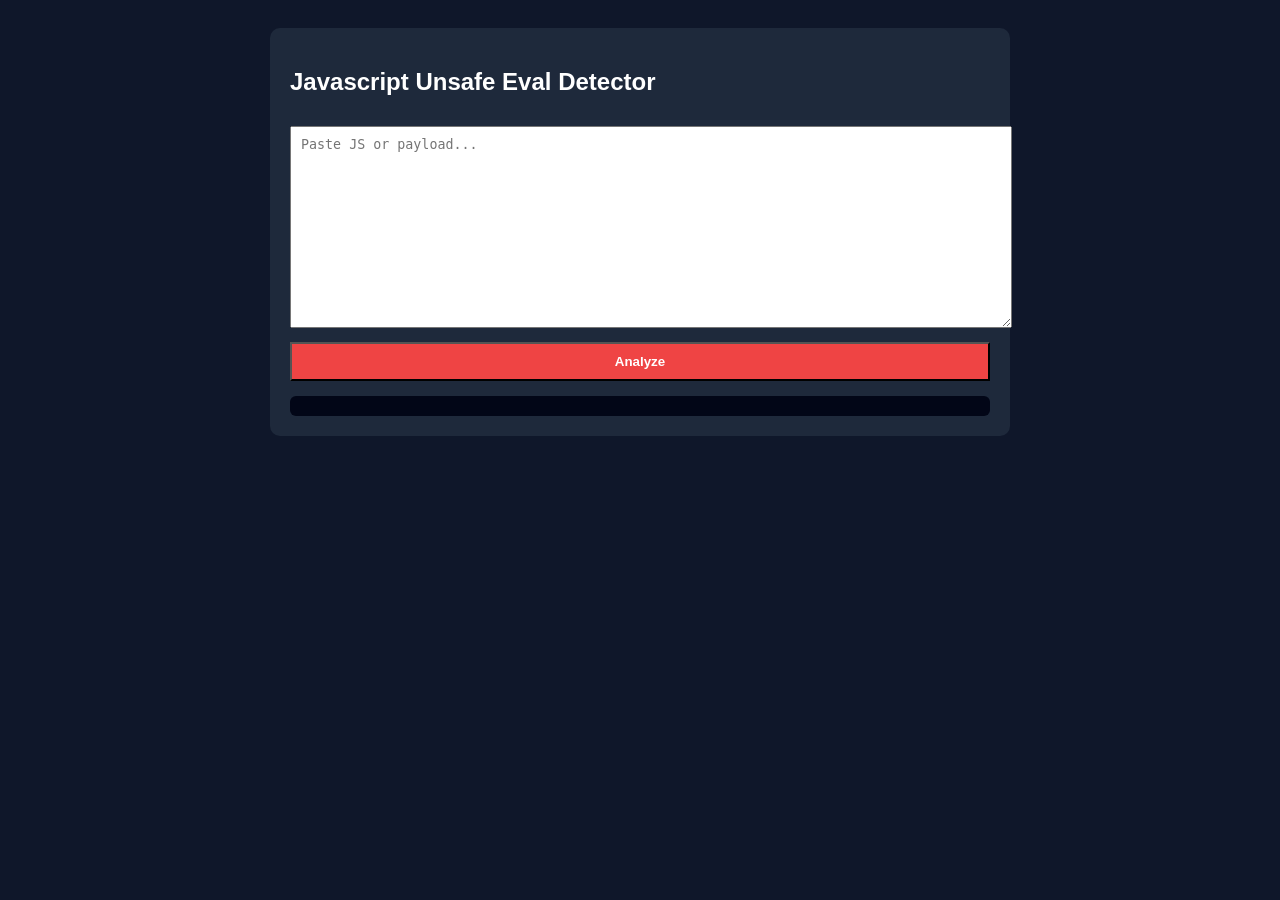
<file: javascript_unsafe_eval_detector/index.html>
<!DOCTYPE html>
<html>
<head>
<meta charset="UTF-8">
<title>javascript_unsafe_eval_detector</title>
<link rel="stylesheet" href="styles.css">
</head>
<body>
<div class="container">
<h2>Javascript Unsafe Eval Detector</h2>

<textarea id="input" placeholder="Paste JS or payload..."></textarea>

<button onclick="analyze()">Analyze</button>

<div id="result"></div>
</div>

<script src="script.js"></script>
</body>
</html>
</file>
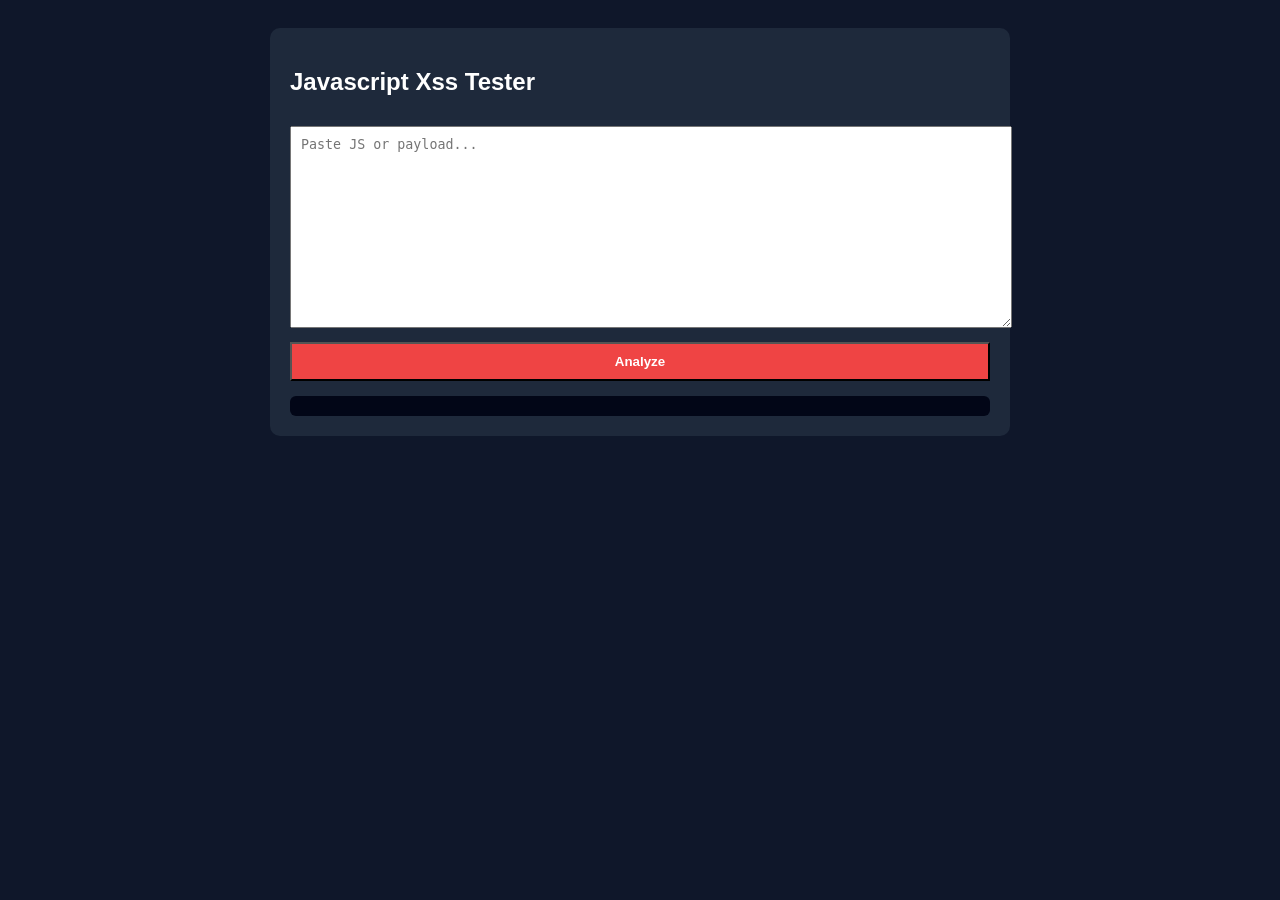
<file: javascript_xss_tester/index.html>
<!DOCTYPE html>
<html>
<head>
<meta charset="UTF-8">
<title>javascript_xss_tester</title>
<link rel="stylesheet" href="styles.css">
</head>
<body>
<div class="container">
<h2>Javascript Xss Tester</h2>

<textarea id="input" placeholder="Paste JS or payload..."></textarea>

<button onclick="analyze()">Analyze</button>

<div id="result"></div>
</div>

<script src="script.js"></script>
</body>
</html>
</file>
<file: javascript_csrf_tester/styles.css>
body{font-family:Arial;background:#0f172a;color:#fff;padding:20px;}
.container{max-width:700px;margin:auto;background:#1e293b;padding:20px;border-radius:10px;}
textarea{width:100%;height:180px;margin-top:10px;padding:10px;}
button{width:100%;margin-top:10px;padding:10px;background:#ef4444;color:#fff;font-weight:bold;}
#result{margin-top:15px;background:#020617;padding:10px;border-radius:6px;}
</file>
<file: javascript_dependency_vulnerability_scanner/styles.css>
body{font-family:Arial;background:#0f172a;color:#fff;padding:20px;}
.container{max-width:700px;margin:auto;background:#1e293b;padding:20px;border-radius:10px;}
textarea{width:100%;height:180px;margin-top:10px;padding:10px;}
button{width:100%;margin-top:10px;padding:10px;background:#ef4444;color:#fff;font-weight:bold;}
#result{margin-top:15px;background:#020617;padding:10px;border-radius:6px;}
</file>
<file: javascript_sandbox_executor/styles.css>
body{font-family:Arial;background:#0f172a;color:#fff;padding:20px;}
.container{max-width:700px;margin:auto;background:#1e293b;padding:20px;border-radius:10px;}
textarea{width:100%;height:180px;margin-top:10px;padding:10px;}
button{width:100%;margin-top:10px;padding:10px;background:#ef4444;color:#fff;font-weight:bold;}
#result{margin-top:15px;background:#020617;padding:10px;border-radius:6px;}
</file>
<file: javascript_unsafe_eval_detector/styles.css>
body{font-family:Arial;background:#0f172a;color:#fff;padding:20px;}
.container{max-width:700px;margin:auto;background:#1e293b;padding:20px;border-radius:10px;}
textarea{width:100%;height:180px;margin-top:10px;padding:10px;}
button{width:100%;margin-top:10px;padding:10px;background:#ef4444;color:#fff;font-weight:bold;}
#result{margin-top:15px;background:#020617;padding:10px;border-radius:6px;}
</file>
<file: javascript_xss_tester/styles.css>
body{font-family:Arial;background:#0f172a;color:#fff;padding:20px;}
.container{max-width:700px;margin:auto;background:#1e293b;padding:20px;border-radius:10px;}
textarea{width:100%;height:180px;margin-top:10px;padding:10px;}
button{width:100%;margin-top:10px;padding:10px;background:#ef4444;color:#fff;font-weight:bold;}
#result{margin-top:15px;background:#020617;padding:10px;border-radius:6px;}
</file>
